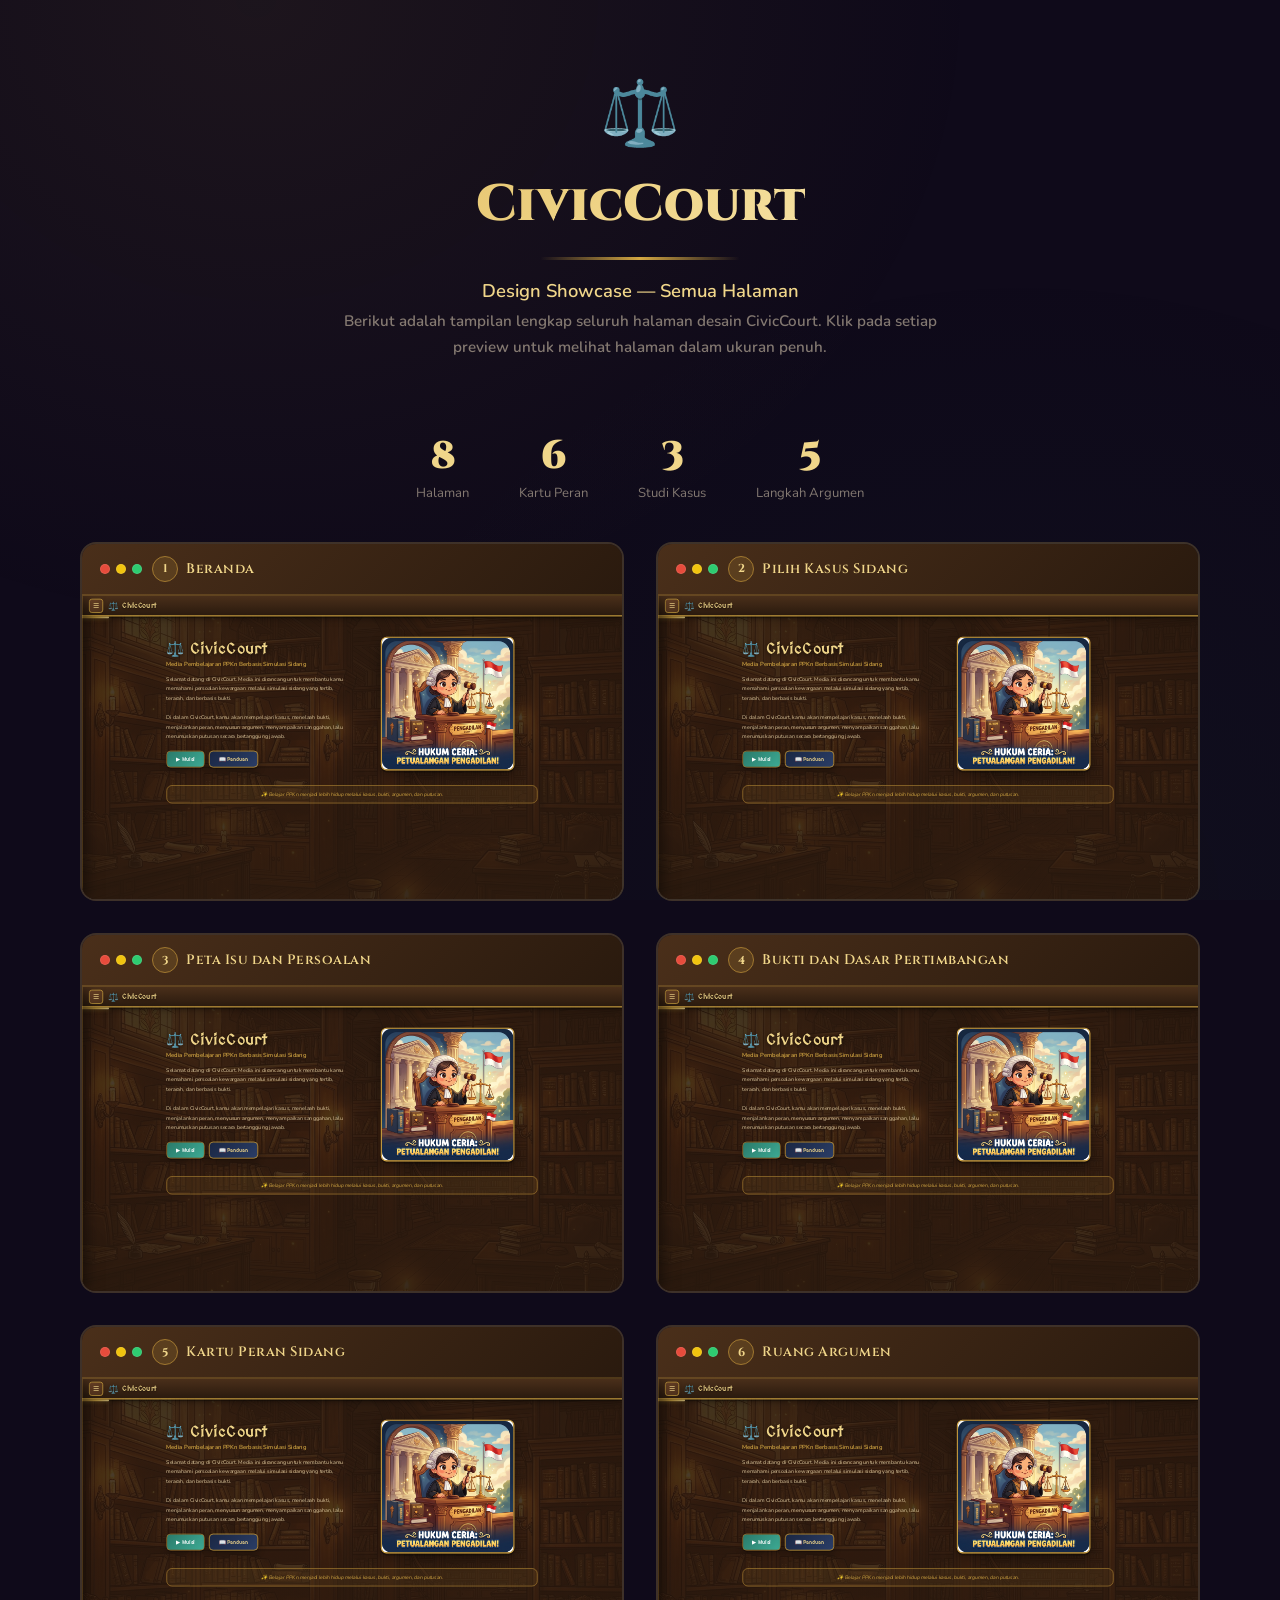
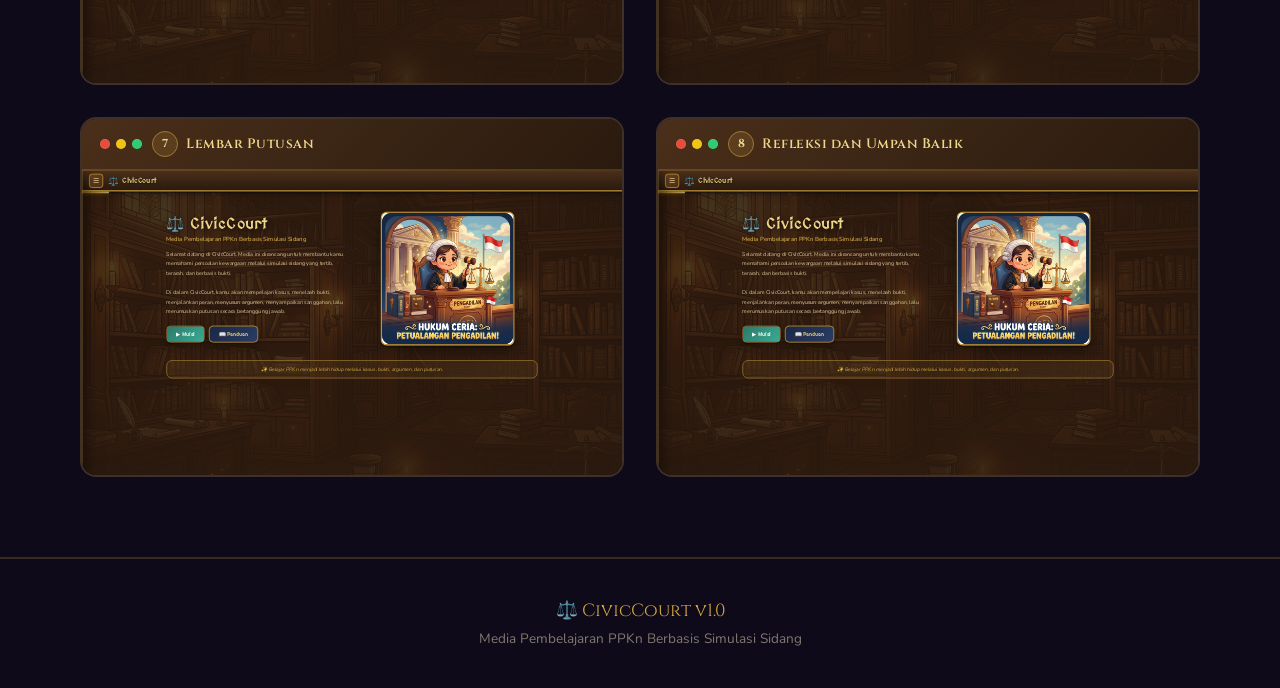
<file: presentasi.html>
<!DOCTYPE html>
<html lang="id">
<head>
<meta charset="UTF-8">
<meta name="viewport" content="width=device-width, initial-scale=1.0">
<title>CivicCourt — Showcase Desain</title>
<link href="https://fonts.googleapis.com/css2?family=Cinzel:wght@400;600;700;900&family=Nunito:wght@400;600;700;800&display=swap" rel="stylesheet">
<style>
*,*::before,*::after{margin:0;padding:0;box-sizing:border-box}
:root{
  --bg:#0f0a1a;--bg-card:rgba(255,255,255,.04);
  --gold:#d4a843;--gold-light:#f0d68a;--gold-dark:#a07830;
  --wood:#2a1a0e;--wood-mid:#4a2f1a;
  --parchment:#f5e6c8;--teal:#2a7a6a;
  --text:#f5e6c8;--text-dim:rgba(245,230,200,.5);
  --border:rgba(212,168,67,.2);--radius:16px;
}
body{font-family:'Nunito',sans-serif;background:var(--bg);color:var(--text);min-height:100vh;overflow-x:hidden}
body::before{content:'';position:fixed;inset:0;background:radial-gradient(ellipse at 20% 0%,rgba(212,168,67,.07) 0%,transparent 50%),radial-gradient(ellipse at 80% 100%,rgba(42,122,106,.05) 0%,transparent 50%);pointer-events:none;z-index:0}
h1,h2,h3,h4{font-family:'Cinzel',serif}

/* HERO HEADER */
.hero{text-align:center;padding:70px 40px 50px;position:relative;z-index:1}
.hero-icon{font-size:4rem;display:block;margin-bottom:12px;animation:float 3s ease-in-out infinite}
@keyframes float{0%,100%{transform:translateY(0)}50%{transform:translateY(-10px)}}
.hero h1{font-size:3.2rem;font-weight:900;background:linear-gradient(135deg,var(--gold),var(--gold-light),#fff5d4);-webkit-background-clip:text;-webkit-text-fill-color:transparent;background-clip:text;margin-bottom:8px}
.hero p{font-size:1.15rem;color:var(--gold-light);font-weight:600;margin-bottom:6px}
.hero .sub{font-size:.95rem;color:var(--text-dim);max-width:600px;margin:0 auto;line-height:1.7}
.gold-line{width:200px;height:3px;background:linear-gradient(90deg,transparent,var(--gold),transparent);margin:18px auto;border-radius:2px}

/* STATS BAR */
.stats-bar{display:flex;justify-content:center;gap:50px;padding:20px 40px 40px;position:relative;z-index:1}
.stat{text-align:center}
.stat-num{font-family:'Cinzel',serif;font-size:2.4rem;font-weight:900;color:var(--gold-light)}
.stat-label{font-size:.82rem;color:var(--text-dim);margin-top:2px}

/* GRID */
.showcase-grid{display:grid;grid-template-columns:repeat(2,1fr);gap:32px;max-width:1200px;margin:0 auto;padding:0 40px 60px;position:relative;z-index:1}

/* CARD */
.showcase-card{background:var(--bg-card);border:2px solid var(--border);border-radius:var(--radius);overflow:hidden;transition:all .4s cubic-bezier(.34,1.56,.64,1);cursor:pointer;position:relative}
.showcase-card:hover{transform:translateY(-6px);border-color:var(--gold);box-shadow:0 12px 40px rgba(212,168,67,.15),0 0 0 1px rgba(212,168,67,.1)}
.showcase-card::after{content:'🔍 Klik untuk melihat';position:absolute;inset:0;display:flex;align-items:center;justify-content:center;background:rgba(15,10,26,.7);backdrop-filter:blur(4px);color:var(--gold-light);font-family:'Cinzel',serif;font-size:1rem;font-weight:700;letter-spacing:1px;opacity:0;transition:opacity .3s ease;z-index:10;pointer-events:none}
.showcase-card:hover::after{opacity:1}

/* CARD HEADER (browser chrome) */
.card-chrome{display:flex;align-items:center;gap:10px;padding:12px 18px;background:linear-gradient(135deg,var(--wood-mid),var(--wood));border-bottom:2px solid var(--border)}
.chrome-dots{display:flex;gap:6px}
.chrome-dots span{width:10px;height:10px;border-radius:50%;border:1px solid rgba(255,255,255,.1)}
.chrome-dots span:nth-child(1){background:#e74c3c}
.chrome-dots span:nth-child(2){background:#f1c40f}
.chrome-dots span:nth-child(3){background:#2ecc71}
.card-title{flex:1;display:flex;align-items:center;gap:8px}
.page-num{display:inline-flex;align-items:center;justify-content:center;width:26px;height:26px;border-radius:50%;background:rgba(212,168,67,.15);border:1px solid var(--gold-dark);font-family:'Cinzel',serif;font-size:.72rem;font-weight:700;color:var(--gold-light)}
.card-title h3{font-size:.85rem;color:var(--gold-light);font-weight:600;letter-spacing:.5px}

/* IFRAME CONTAINER */
.iframe-wrap{position:relative;width:100%;padding-bottom:56.25%;overflow:hidden;background:var(--wood)}
.iframe-wrap iframe{position:absolute;top:0;left:0;width:1536px;height:864px;border:none;transform-origin:0 0;pointer-events:none}

/* LIGHTBOX */
.lightbox{display:none;position:fixed;inset:0;z-index:9999;background:rgba(0,0,0,.85);backdrop-filter:blur(8px);align-items:center;justify-content:center;padding:30px;flex-direction:column;gap:16px}
.lightbox.show{display:flex;animation:fadeIn .3s ease}
@keyframes fadeIn{0%{opacity:0}100%{opacity:1}}
.lb-header{display:flex;align-items:center;gap:16px;width:100%;max-width:1300px}
.lb-title{flex:1;font-family:'Cinzel',serif;font-size:1.2rem;color:var(--gold-light);display:flex;align-items:center;gap:10px}
.lb-close{width:40px;height:40px;border-radius:50%;border:2px solid var(--gold-dark);background:rgba(212,168,67,.1);color:var(--gold-light);font-size:1.1rem;cursor:pointer;display:flex;align-items:center;justify-content:center;transition:all .3s ease}
.lb-close:hover{background:#c0392b;border-color:#c0392b;color:#fff;transform:rotate(90deg)}
.lb-frame{width:100%;max-width:1300px;flex:1;border-radius:var(--radius);overflow:hidden;border:3px solid var(--gold-dark);box-shadow:0 20px 60px rgba(0,0,0,.5);position:relative;background:var(--wood)}
.lb-frame iframe{width:100%;height:100%;border:none}
.lb-nav{display:flex;gap:12px;align-items:center}
.lb-btn{padding:10px 22px;border-radius:10px;font-family:'Cinzel',serif;font-size:.85rem;font-weight:700;border:2px solid var(--gold-dark);cursor:pointer;transition:all .3s ease;display:flex;align-items:center;gap:8px}
.lb-btn-prev{background:linear-gradient(135deg,var(--wood-mid),#6b4226);color:var(--gold-light)}
.lb-btn-next{background:linear-gradient(135deg,var(--teal),#3daa94);color:#fff}
.lb-btn:hover{transform:translateY(-2px);box-shadow:0 4px 15px rgba(0,0,0,.3)}
.lb-counter{font-size:.9rem;color:var(--text-dim);font-weight:600;min-width:60px;text-align:center}

/* FOOTER */
.showcase-footer{text-align:center;padding:40px;border-top:2px solid var(--border);margin-top:20px;position:relative;z-index:1}
.showcase-footer p{font-size:.85rem;color:var(--text-dim)}
.showcase-footer .brand{font-family:'Cinzel',serif;font-size:1.1rem;color:var(--gold);margin-bottom:6px}

/* RESPONSIVE */
@media(max-width:900px){
  .showcase-grid{grid-template-columns:1fr;padding:0 20px 40px}
  .hero h1{font-size:2.2rem}
  .stats-bar{gap:30px}
  .hero{padding:50px 20px 30px}
}
@media(max-width:480px){
  .stats-bar{flex-wrap:wrap;gap:20px}
  .stat-num{font-size:1.8rem}
}
</style>
</head>
<body>

<!-- HERO -->
<div class="hero">
  <span class="hero-icon">⚖️</span>
  <h1>CivicCourt</h1>
  <div class="gold-line"></div>
  <p>Design Showcase — Semua Halaman</p>
  <p class="sub">Berikut adalah tampilan lengkap seluruh halaman desain CivicCourt. Klik pada setiap preview untuk melihat halaman dalam ukuran penuh.</p>
</div>

<!-- STATS -->
<div class="stats-bar">
  <div class="stat"><div class="stat-num">8</div><div class="stat-label">Halaman</div></div>
  <div class="stat"><div class="stat-num">6</div><div class="stat-label">Kartu Peran</div></div>
  <div class="stat"><div class="stat-num">3</div><div class="stat-label">Studi Kasus</div></div>
  <div class="stat"><div class="stat-num">5</div><div class="stat-label">Langkah Argumen</div></div>
</div>

<!-- SHOWCASE GRID -->
<div class="showcase-grid" id="showcase-grid">

  <div class="showcase-card" data-section="beranda" data-label="Beranda">
    <div class="card-chrome"><div class="chrome-dots"><span></span><span></span><span></span></div><div class="card-title"><span class="page-num">1</span><h3>Beranda</h3></div></div>
    <div class="iframe-wrap"><iframe src="index.html?embed=1#beranda" loading="lazy" tabindex="-1"></iframe></div>
  </div>

  <div class="showcase-card" data-section="pilih-kasus" data-label="Pilih Kasus">
    <div class="card-chrome"><div class="chrome-dots"><span></span><span></span><span></span></div><div class="card-title"><span class="page-num">2</span><h3>Pilih Kasus Sidang</h3></div></div>
    <div class="iframe-wrap"><iframe src="index.html?embed=1#pilih-kasus" loading="lazy" tabindex="-1"></iframe></div>
  </div>

  <div class="showcase-card" data-section="peta-isu" data-label="Peta Isu">
    <div class="card-chrome"><div class="chrome-dots"><span></span><span></span><span></span></div><div class="card-title"><span class="page-num">3</span><h3>Peta Isu dan Persoalan</h3></div></div>
    <div class="iframe-wrap"><iframe src="index.html?embed=1#peta-isu" loading="lazy" tabindex="-1"></iframe></div>
  </div>

  <div class="showcase-card" data-section="bukti" data-label="Bukti">
    <div class="card-chrome"><div class="chrome-dots"><span></span><span></span><span></span></div><div class="card-title"><span class="page-num">4</span><h3>Bukti dan Dasar Pertimbangan</h3></div></div>
    <div class="iframe-wrap"><iframe src="index.html?embed=1#bukti" loading="lazy" tabindex="-1"></iframe></div>
  </div>

  <div class="showcase-card" data-section="kartu-peran" data-label="Kartu Peran">
    <div class="card-chrome"><div class="chrome-dots"><span></span><span></span><span></span></div><div class="card-title"><span class="page-num">5</span><h3>Kartu Peran Sidang</h3></div></div>
    <div class="iframe-wrap"><iframe src="index.html?embed=1#kartu-peran" loading="lazy" tabindex="-1"></iframe></div>
  </div>

  <div class="showcase-card" data-section="ruang-argumen" data-label="Ruang Argumen">
    <div class="card-chrome"><div class="chrome-dots"><span></span><span></span><span></span></div><div class="card-title"><span class="page-num">6</span><h3>Ruang Argumen</h3></div></div>
    <div class="iframe-wrap"><iframe src="index.html?embed=1#ruang-argumen" loading="lazy" tabindex="-1"></iframe></div>
  </div>

  <div class="showcase-card" data-section="lembar-putusan" data-label="Lembar Putusan">
    <div class="card-chrome"><div class="chrome-dots"><span></span><span></span><span></span></div><div class="card-title"><span class="page-num">7</span><h3>Lembar Putusan</h3></div></div>
    <div class="iframe-wrap"><iframe src="index.html?embed=1#lembar-putusan" loading="lazy" tabindex="-1"></iframe></div>
  </div>

  <div class="showcase-card" data-section="refleksi" data-label="Refleksi">
    <div class="card-chrome"><div class="chrome-dots"><span></span><span></span><span></span></div><div class="card-title"><span class="page-num">8</span><h3>Refleksi dan Umpan Balik</h3></div></div>
    <div class="iframe-wrap"><iframe src="index.html?embed=1#refleksi" loading="lazy" tabindex="-1"></iframe></div>
  </div>

</div>

<!-- FOOTER -->
<div class="showcase-footer">
  <p class="brand">⚖️ CivicCourt v1.0</p>
  <p>Media Pembelajaran PPKn Berbasis Simulasi Sidang</p>
</div>

<!-- LIGHTBOX -->
<div class="lightbox" id="lightbox">
  <div class="lb-header">
    <div class="lb-title"><span id="lb-icon">⚖️</span> <span id="lb-name">Beranda</span></div>
    <div class="lb-nav">
      <button class="lb-btn lb-btn-prev" id="lb-prev">← Sebelumnya</button>
      <span class="lb-counter" id="lb-counter">1 / 8</span>
      <button class="lb-btn lb-btn-next" id="lb-next">Selanjutnya →</button>
    </div>
    <button class="lb-close" id="lb-close">✕</button>
  </div>
  <div class="lb-frame">
    <iframe id="lb-iframe" src="about:blank"></iframe>
  </div>
</div>

<script>
document.addEventListener('DOMContentLoaded', () => {
  // Scale iframes to fit containers
  function scaleIframes() {
    document.querySelectorAll('.iframe-wrap').forEach(wrap => {
      const w = wrap.offsetWidth;
      const scale = w / 1536;
      const iframe = wrap.querySelector('iframe');
      if (iframe) iframe.style.transform = `scale(${scale})`;
    });
  }
  scaleIframes();
  window.addEventListener('resize', scaleIframes);

  // Page data
  const pages = [
    { section: 'beranda', label: 'Beranda', icon: '🏠' },
    { section: 'pilih-kasus', label: 'Pilih Kasus Sidang', icon: '📂' },
    { section: 'peta-isu', label: 'Peta Isu dan Persoalan', icon: '🗺️' },
    { section: 'bukti', label: 'Bukti dan Dasar Pertimbangan', icon: '📑' },
    { section: 'kartu-peran', label: 'Kartu Peran Sidang', icon: '🎭' },
    { section: 'ruang-argumen', label: 'Ruang Argumen', icon: '💬' },
    { section: 'lembar-putusan', label: 'Lembar Putusan', icon: '📜' },
    { section: 'refleksi', label: 'Refleksi dan Umpan Balik', icon: '🪞' }
  ];

  // Lightbox
  const lightbox = document.getElementById('lightbox');
  const lbIframe = document.getElementById('lb-iframe');
  const lbName = document.getElementById('lb-name');
  const lbIcon = document.getElementById('lb-icon');
  const lbCounter = document.getElementById('lb-counter');
  let currentLb = 0;

  function openLightbox(idx) {
    currentLb = idx;
    const page = pages[idx];
    lbIframe.src = `index.html?embed=1#${page.section}`;
    lbName.textContent = page.label;
    lbIcon.textContent = page.icon;
    lbCounter.textContent = `${idx + 1} / ${pages.length}`;
    lightbox.classList.add('show');
    document.body.style.overflow = 'hidden';
  }

  function closeLightbox() {
    lightbox.classList.remove('show');
    lbIframe.src = 'about:blank';
    document.body.style.overflow = '';
  }

  document.getElementById('lb-close').addEventListener('click', closeLightbox);
  lightbox.addEventListener('click', e => { if (e.target === lightbox) closeLightbox(); });
  document.addEventListener('keydown', e => {
    if (!lightbox.classList.contains('show')) return;
    if (e.key === 'Escape') closeLightbox();
    if (e.key === 'ArrowRight' && currentLb < pages.length - 1) openLightbox(currentLb + 1);
    if (e.key === 'ArrowLeft' && currentLb > 0) openLightbox(currentLb - 1);
  });

  document.getElementById('lb-prev').addEventListener('click', () => {
    if (currentLb > 0) openLightbox(currentLb - 1);
  });
  document.getElementById('lb-next').addEventListener('click', () => {
    if (currentLb < pages.length - 1) openLightbox(currentLb + 1);
  });

  // Card click → open lightbox
  document.querySelectorAll('.showcase-card').forEach((card, i) => {
    card.addEventListener('click', () => openLightbox(i));
  });

  // Animate cards on scroll
  const observer = new IntersectionObserver(entries => {
    entries.forEach(entry => {
      if (entry.isIntersecting) {
        entry.target.style.opacity = '1';
        entry.target.style.transform = 'translateY(0)';
      }
    });
  }, { threshold: 0.1 });

  document.querySelectorAll('.showcase-card').forEach(card => {
    card.style.opacity = '0';
    card.style.transform = 'translateY(30px)';
    card.style.transition = 'opacity .6s ease, transform .6s ease';
    observer.observe(card);
  });
});
</script>
</body>
</html>
</file>
